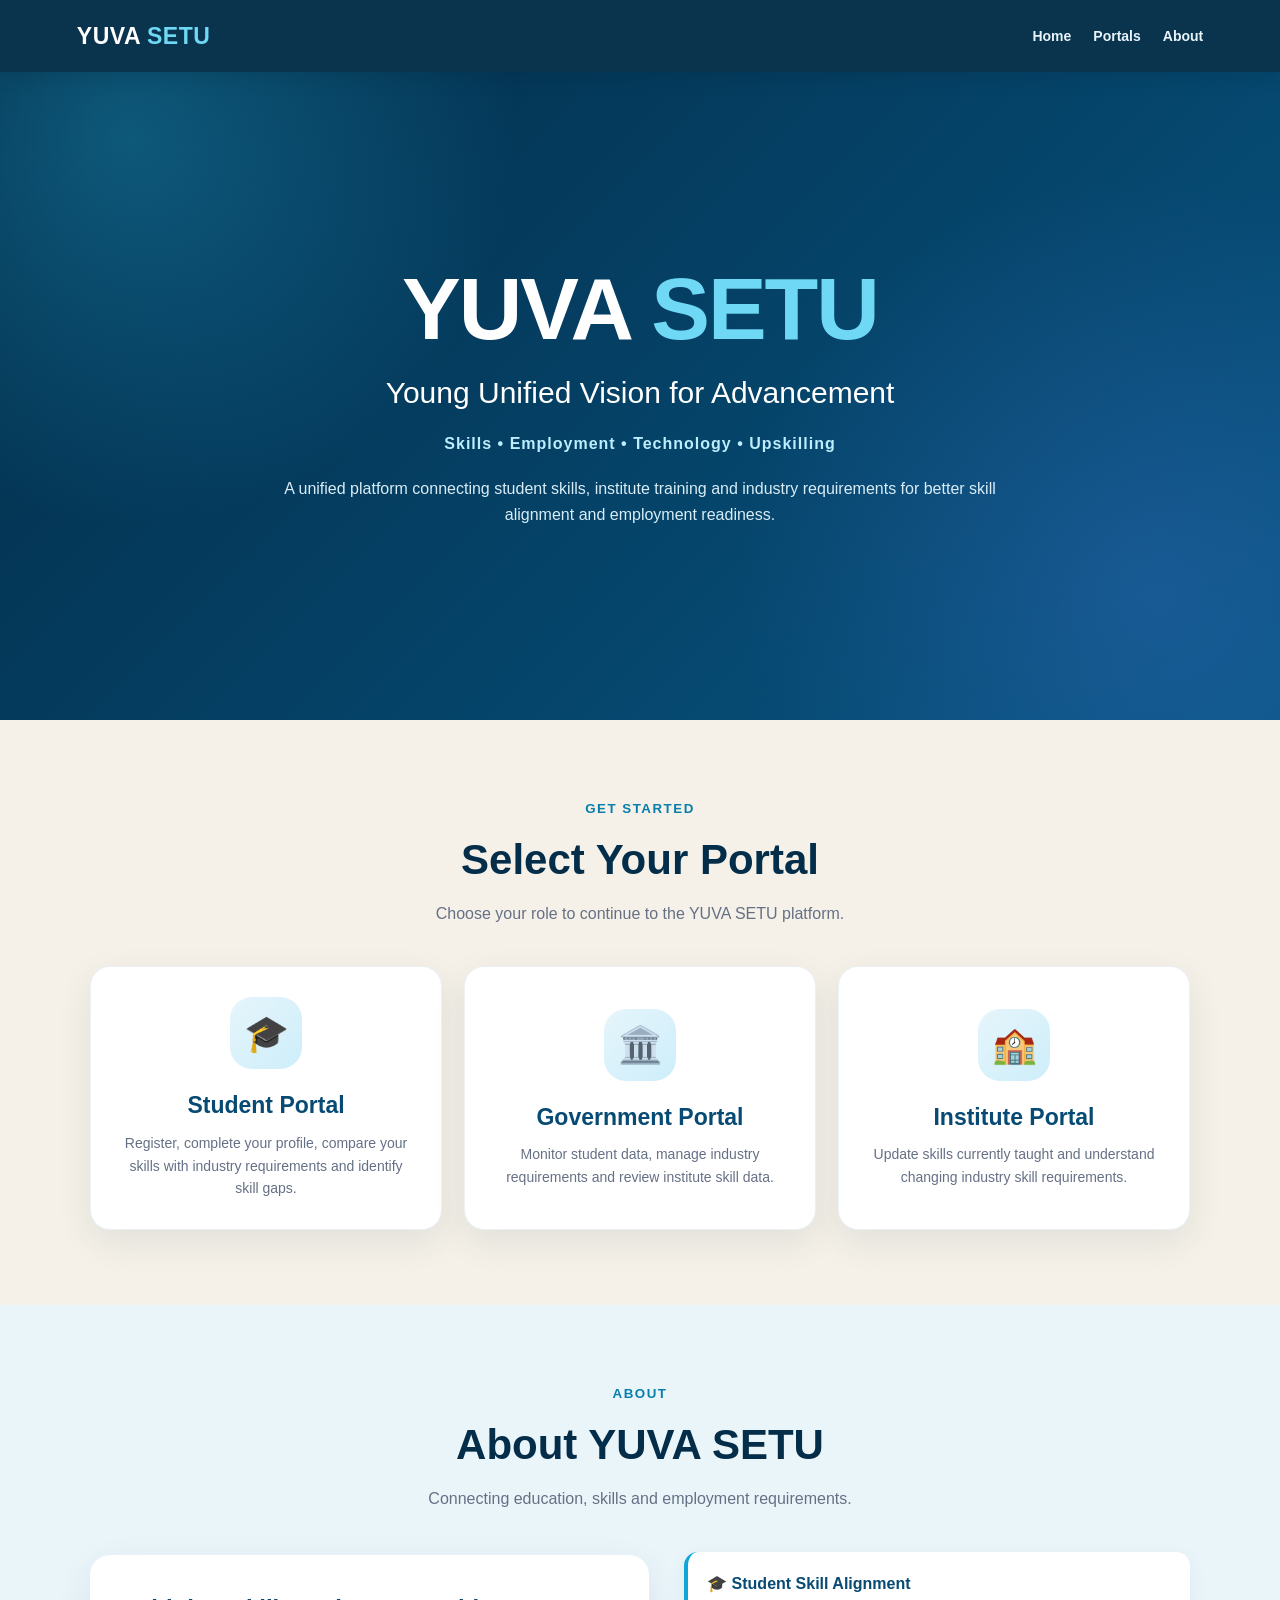
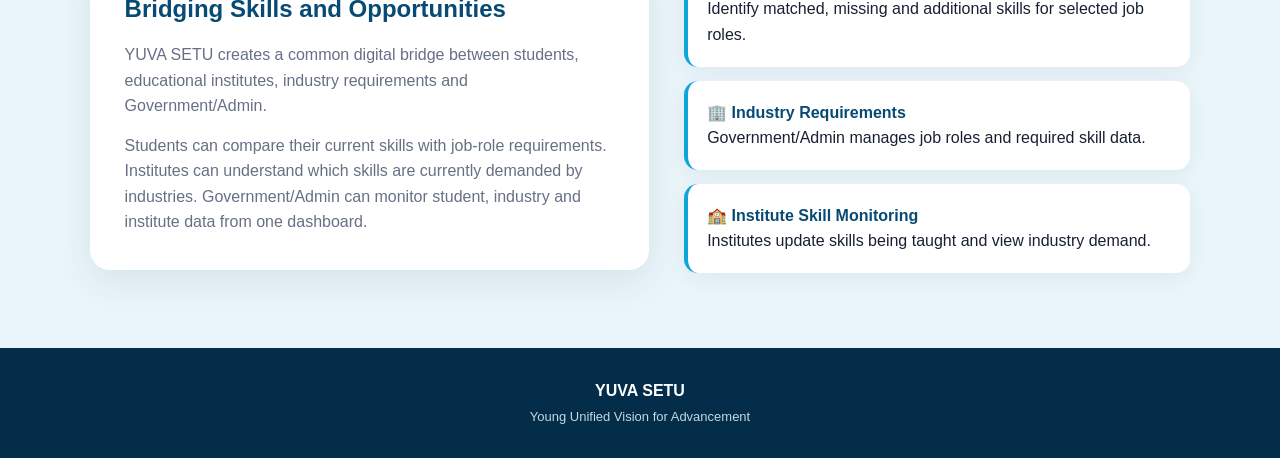
<file: index.html>
<!DOCTYPE html>

<html lang="en">

<head>

  <meta charset="UTF-8">

  <meta
    name="viewport"
    content="width=device-width, initial-scale=1.0"
  >

  <meta
    name="description"
    content="YUVA SETU - Skill alignment platform connecting Students, Government and Institutes."
  >

  <title>
    YUVA SETU
  </title>

  <link
    rel="stylesheet"
    href="css/style.css"
  >

</head>


<body>


<nav class="navbar">

  <a
    href="index.html"
    class="brand"
  >
    YUVA <span>SETU</span>
  </a>


  <div class="nav-links">

    <a href="#home">
      Home
    </a>

    <a href="#portals">
      Portals
    </a>

    <a href="#about">
      About
    </a>

  </div>

</nav>



<header
  class="hero"
  id="home"
>

  <div class="hero-inner">
    <h1>

      YUVA
      <span>SETU</span>

    </h1>


    <h2>

      Young Unified Vision
      for Advancement

    </h2>


    <p class="hero-tagline">

      Skills • Employment • Technology • Upskilling

    </p>


    <p class="hero-description">

      A unified platform connecting
      student skills, institute training
      and industry requirements for better
      skill alignment and employment readiness.

    </p>

  </div>

</header>



<section
  class="section"
  id="portals"
>

  <div class="section-heading">

    <small>
      GET STARTED
    </small>

    <h2>
      Select Your Portal
    </h2>

    <p>

      Choose your role to continue
      to the YUVA SETU platform.

    </p>

  </div>


  <div class="portal-grid">


    <a
      href="student.html"
      class="portal-card"
    >

      <div class="portal-icon">
        🎓
      </div>

      <h3>
        Student Portal
      </h3>

      <p>

        Register, complete your profile,
        compare your skills with industry
        requirements and identify skill gaps.

      </p>

    </a>



    <a
      href="government.html"
      class="portal-card"
    >

      <div class="portal-icon">
        🏛️
      </div>

      <h3>
        Government Portal
      </h3>

      <p>

        Monitor student data,
        manage industry requirements
        and review institute skill data.

      </p>

    </a>



    <a
      href="institute.html"
      class="portal-card"
    >

      <div class="portal-icon">
        🏫
      </div>

      <h3>
        Institute Portal
      </h3>

      <p>

        Update skills currently taught
        and understand changing
        industry skill requirements.

      </p>

    </a>


  </div>

</section>



<section
  class="section section-light"
  id="about"
>

  <div class="section-heading">

    <small>
      ABOUT
    </small>

    <h2>
      About YUVA SETU
    </h2>

    <p>

      Connecting education,
      skills and employment requirements.

    </p>

  </div>


  <div class="about-grid">


    <div class="about-copy">

      <h2>
        Bridging Skills and Opportunities
      </h2>


      <p>

        YUVA SETU creates a common
        digital bridge between students,
        educational institutes, industry
        requirements and Government/Admin.

      </p>


      <p>

        Students can compare their current
        skills with job-role requirements.
        Institutes can understand which
        skills are currently demanded by
        industries. Government/Admin can
        monitor student, industry and
        institute data from one dashboard.

      </p>

    </div>


    <div class="about-points">


      <div class="about-point">

        <strong>
          🎓 Student Skill Alignment
        </strong>

        <p>

          Identify matched,
          missing and additional skills
          for selected job roles.

        </p>

      </div>


      <div class="about-point">

        <strong>
          🏢 Industry Requirements
        </strong>

        <p>

          Government/Admin manages
          job roles and required skill data.

        </p>

      </div>


      <div class="about-point">

        <strong>
          🏫 Institute Skill Monitoring
        </strong>

        <p>

          Institutes update skills being
          taught and view industry demand.

        </p>

      </div>


    </div>

  </div>

</section>



<footer class="footer">

  <strong>
    YUVA SETU
  </strong>

  <p>
    Young Unified Vision for Advancement
  </p>
</footer>


</body>

</html>
</file>
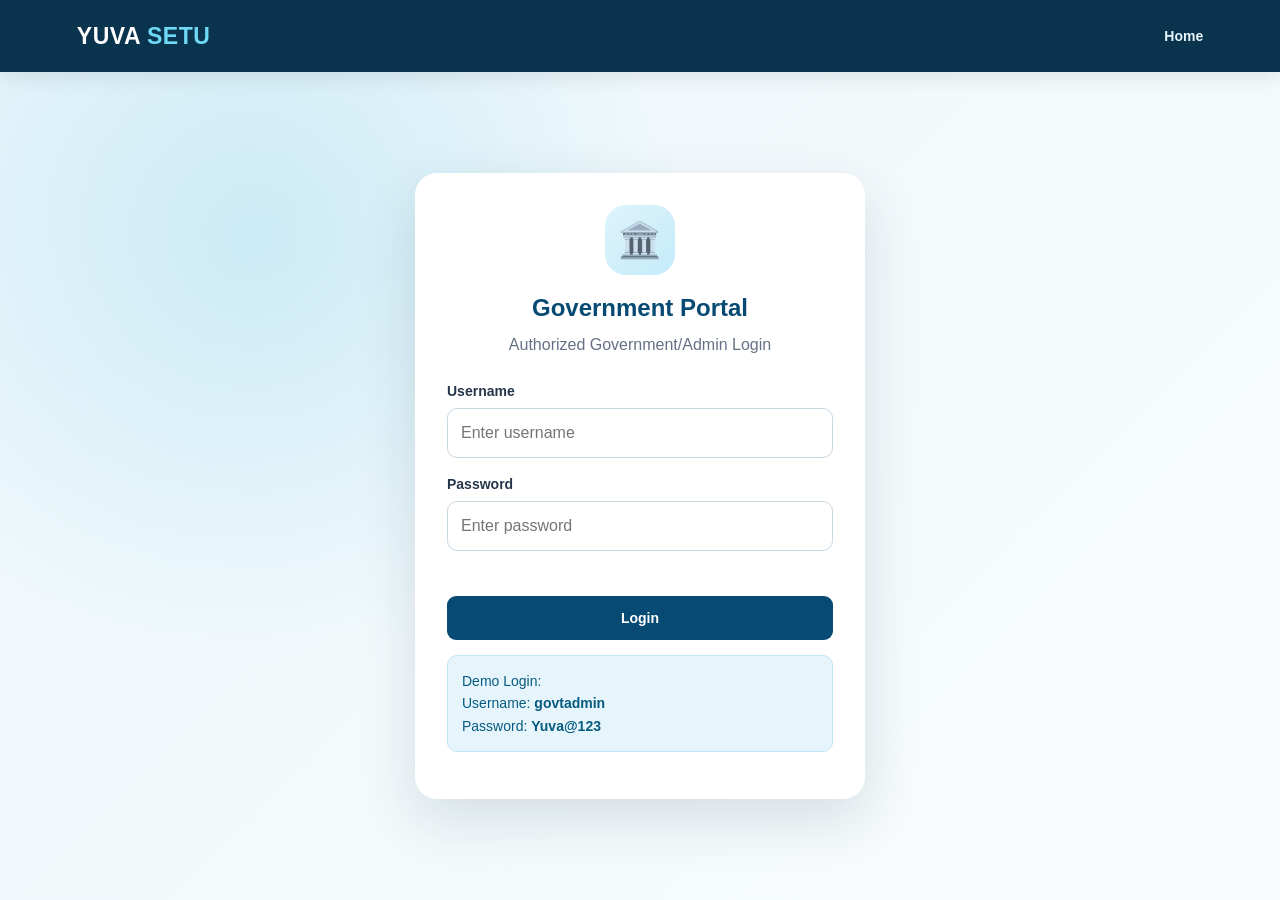
<file: government.html>
<!DOCTYPE html>

<html lang="en">

<head>

  <meta charset="UTF-8">

  <meta
    name="viewport"
    content="width=device-width, initial-scale=1.0"
  >

  <title>
    Government Portal | YUVA SETU
  </title>

  <link
    rel="stylesheet"
    href="css/style.css"
  >

</head>


<body>


<nav class="navbar">

  <a
    href="index.html"
    class="brand"
  >
    YUVA <span>SETU</span>
  </a>


  <div class="nav-links">

    <a href="index.html">
      Home
    </a>

  </div>

</nav>



<!-- ==================================================
     GOVERNMENT LOGIN
================================================== -->

<section
  id="governmentAuth"
  class="login-shell"
>

  <div class="login-card">


    <div class="login-symbol">
      🏛️
    </div>


    <h1>
      Government Portal
    </h1>


    <p class="login-subtitle">

      Authorized Government/Admin Login

    </p>


    <form id="governmentLoginForm">


      <div class="form-group">

        <label>
          Username
        </label>

        <input
          type="text"
          id="governmentUsername"
          placeholder="Enter username"
          required
        >

      </div>


      <div class="form-group">

        <label>
          Password
        </label>

        <input
          type="password"
          id="governmentPassword"
          placeholder="Enter password"
          required
        >

      </div>


      <p
        id="governmentLoginError"
        class="login-error"
      ></p>


      <button
        type="submit"
        class="btn btn-primary btn-block"
      >
        Login
      </button>


    </form>


    <div class="alert alert-info">

      Demo Login:<br>

      Username:
      <strong>
        govtadmin
      </strong>

      <br>

      Password:
      <strong>
        Yuva@123
      </strong>

    </div>


  </div>

</section>



<!-- ==================================================
     GOVERNMENT APP
================================================== -->

<div
  id="governmentApp"
  class="hidden"
>


  <div class="page-header">

    <h1>
      🏛️ Government / Admin Dashboard
    </h1>

    <p>

      Central monitoring and
      data management portal.

    </p>

  </div>


  <main class="container">


    <div class="dashboard-top">

      <p class="welcome-text">

        YUVA SETU Central Administration

      </p>


      <button
        type="button"
        id="governmentLogout"
        class="btn btn-danger"
      >
        Logout
      </button>

    </div>



    <!-- STATS -->

    <div
      id="governmentStats"
      class="stats-grid"
    ></div>



    <!-- TABS -->

    <div class="tabs">


      <button
        type="button"
        class="tab-btn active"
        data-target="governmentStudentPanel"
      >
        🎓 Student Data
      </button>


      <button
        type="button"
        class="tab-btn"
        data-target="governmentIndustryPanel"
      >
        🏢 Industry Data
      </button>


      <button
        type="button"
        class="tab-btn"
        data-target="governmentInstitutePanel"
      >
        🏫 Institute Data
      </button>


    </div>



    <!-- ==================================================
         STUDENT DATA
    ================================================== -->

    <section
      id="governmentStudentPanel"
      class="tab-panel active"
    >

      <div class="card">


        <div class="card-title">

          <h2>
            Student Data
          </h2>

          <p>

            Student profiles and
            skill-comparison results
            submitted through Student Portal.

          </p>

        </div>


        <div class="table-wrap">


          <table>


            <thead>

              <tr>

                <th>
                  Student
                </th>

                <th>
                  Course
                </th>

                <th>
                  Branch
                </th>

                <th>
                  University
                </th>

                <th>
                  Current Skills
                </th>

                <th>
                  Target Role
                </th>

                <th>
                  Match
                </th>

                <th>
                  Missing Skills
                </th>

                <th>
                  Additional Skills
                </th>

                <th>
                  Updated
                </th>

              </tr>

            </thead>


            <tbody
              id="governmentStudentTable"
            >
            </tbody>


          </table>


        </div>


      </div>

    </section>



    <!-- ==================================================
         INDUSTRY DATA
    ================================================== -->

    <section
      id="governmentIndustryPanel"
      class="tab-panel"
    >


      <!-- FORM -->

      <div class="card">


        <div class="card-title">

          <h2>
            Add / Update Industry Data
          </h2>

          <p>

            These job roles and skills
            will be used for Student
            Skill Comparison and
            Institute Industry Trends.

          </p>

        </div>


        <input
          type="hidden"
          id="industryEditId"
        >


        <div class="form-grid">


          <div class="form-group">

            <label>
              Company / Industry Name
            </label>

            <input
              id="industryCompany"
              placeholder="Company name"
            >

          </div>


          <div class="form-group">

            <label>
              Industry Sector
            </label>

            <input
              id="industrySector"
              placeholder="Automation / IT / Manufacturing..."
            >

          </div>


          <div class="form-group">

            <label>
              Related Branch
            </label>

            <select id="industryBranch">
            </select>

          </div>


          <div class="form-group">

            <label>
              Job Role
            </label>

            <input
              id="industryJobRole"
              placeholder="Example: Automation Engineer"
            >

          </div>


          <div class="form-group full">

            <label>
              Required Skills
            </label>

            <input
              id="industryRequiredSkills"
              placeholder="PLC, SCADA, Sensors, Python"
            >

          </div>


          <div class="form-group">

            <label>
              Number of Vacancies
            </label>

            <input
              type="number"
              id="industryVacancies"
              min="0"
              value="1"
            >

          </div>


          <div class="form-group">

            <label>
              Demand Level
            </label>

            <select id="industryDemand">

              <option value="High">
                High
              </option>

              <option value="Medium">
                Medium
              </option>

              <option value="Low">
                Low
              </option>

            </select>

          </div>


          <div class="form-group">

            <label>
              Status
            </label>

            <select id="industryStatus">

              <option value="Active">
                Active
              </option>

              <option value="Inactive">
                Inactive
              </option>

            </select>

          </div>


        </div>


        <div class="button-row">


          <button
            type="button"
            id="saveIndustryData"
            class="btn btn-primary"
          >
            Save Industry Data
          </button>


          <button
            type="button"
            id="clearIndustryForm"
            class="btn btn-secondary"
          >
            Clear Form
          </button>


        </div>


        <div id="industrySaveMessage">
        </div>


      </div>



      <!-- TABLE -->

      <div class="card">


        <div class="card-title">

          <h2>
            Industry Database
          </h2>

          <p>

            Government/Admin controlled
            industry requirement records.

          </p>

        </div>


        <div class="table-wrap">


          <table>


            <thead>

              <tr>

                <th>
                  Company
                </th>

                <th>
                  Sector
                </th>

                <th>
                  Branch
                </th>

                <th>
                  Job Role
                </th>

                <th>
                  Required Skills
                </th>

                <th>
                  Vacancies
                </th>

                <th>
                  Demand
                </th>

                <th>
                  Status
                </th>

                <th>
                  Action
                </th>

              </tr>

            </thead>


            <tbody
              id="governmentIndustryTable"
            >
            </tbody>


          </table>


        </div>


      </div>


    </section>



    <!-- ==================================================
         INSTITUTE DATA
    ================================================== -->

    <section
      id="governmentInstitutePanel"
      class="tab-panel"
    >


      <div class="card">


        <div class="card-title">

          <h2>
            Institute Data
          </h2>

          <p>

            Institute profiles and
            currently taught skill data.

          </p>

        </div>


        <div class="table-wrap">


          <table>


            <thead>

              <tr>

                <th>
                  Institute
                </th>

                <th>
                  Department
                </th>

                <th>
                  Branch
                </th>

                <th>
                  Course
                </th>

                <th>
                  Skills Taught
                </th>

                <th>
                  Training Programs
                </th>

                <th>
                  Labs
                </th>

                <th>
                  Updated
                </th>

              </tr>

            </thead>


            <tbody
              id="governmentInstituteTable"
            >
            </tbody>


          </table>


        </div>


      </div>


    </section>


  </main>


</div>



<script src="js/data.js"></script>

<script src="js/government.js"></script>


</body>

</html>
</file>
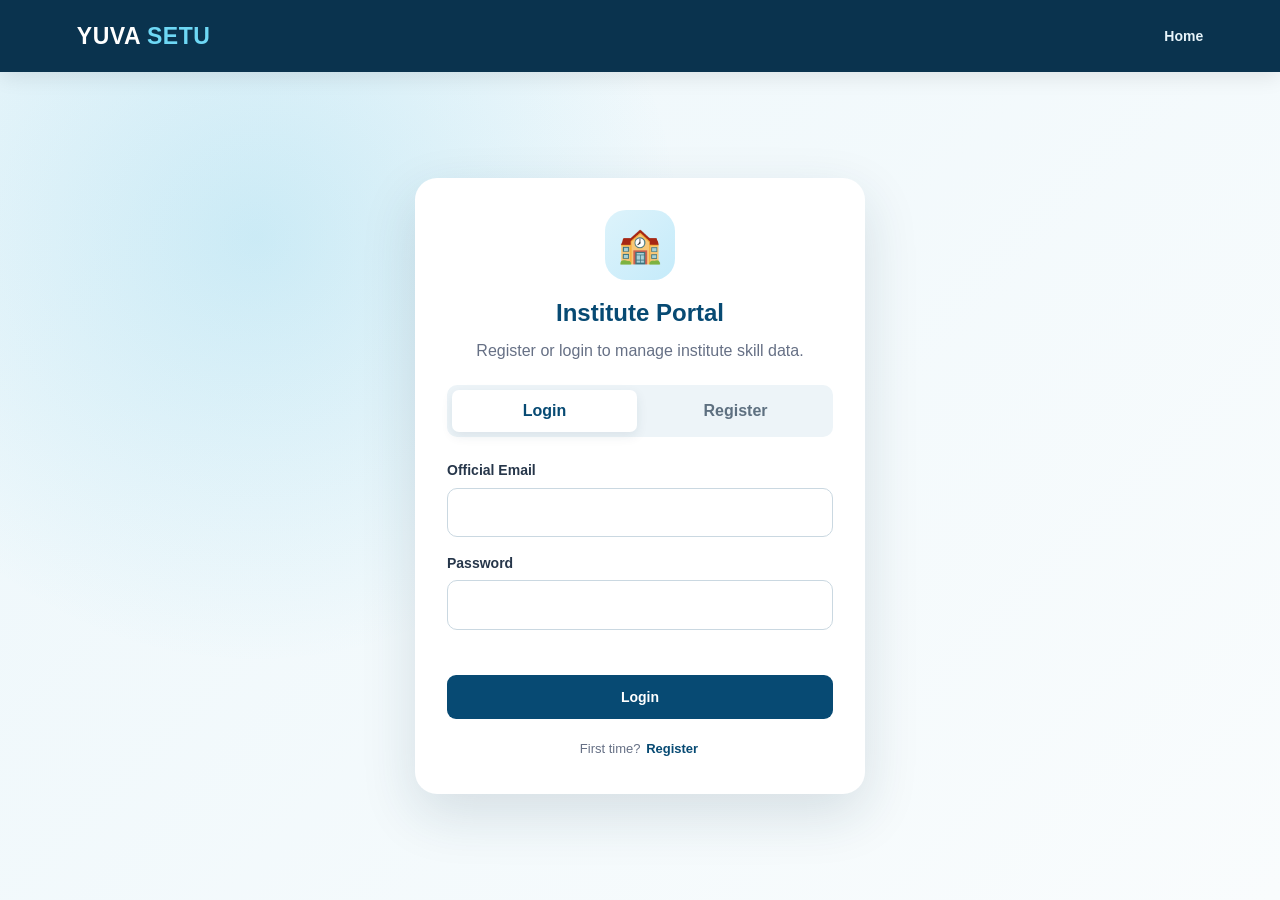
<file: institute.html>
<!DOCTYPE html>

<html lang="en">

<head>

  <meta charset="UTF-8">

  <meta
    name="viewport"
    content="width=device-width, initial-scale=1.0"
  >

  <title>
    Institute Portal | YUVA SETU
  </title>

  <link
    rel="stylesheet"
    href="css/style.css"
  >

</head>


<body>


<nav class="navbar">

  <a
    href="index.html"
    class="brand"
  >
    YUVA <span>SETU</span>
  </a>


  <div class="nav-links">

    <a href="index.html">
      Home
    </a>

  </div>

</nav>



<!-- ==================================================
     INSTITUTE AUTH
================================================== -->

<section
  id="instituteAuth"
  class="login-shell"
>

  <div class="login-card">


    <div class="login-symbol">
      🏫
    </div>


    <h1>
      Institute Portal
    </h1>


    <p class="login-subtitle">

      Register or login
      to manage institute skill data.

    </p>


    <div class="auth-switch">


      <button
        type="button"
        id="instituteLoginTab"
        class="auth-tab active"
      >
        Login
      </button>


      <button
        type="button"
        id="instituteRegisterTab"
        class="auth-tab"
      >
        Register
      </button>


    </div>



    <!-- LOGIN -->

    <form id="instituteLoginForm">


      <div class="form-group">

        <label>
          Official Email
        </label>

        <input
          type="email"
          id="instituteLoginEmail"
          required
        >

      </div>


      <div class="form-group">

        <label>
          Password
        </label>

        <input
          type="password"
          id="instituteLoginPassword"
          required
        >

      </div>


      <p
        id="instituteLoginError"
        class="login-error"
      ></p>


      <button
        type="submit"
        class="btn btn-primary btn-block"
      >
        Login
      </button>


      <p class="auth-message">

        First time?

        <button
          type="button"
          id="instituteOpenRegister"
          class="text-button"
        >
          Register
        </button>

      </p>


    </form>



    <!-- REGISTER -->

    <form
      id="instituteRegisterForm"
      class="hidden"
    >


      <div class="form-group">

        <label>
          Institute Name
        </label>

        <input
          type="text"
          id="instituteRegisterName"
          required
        >

      </div>


      <div class="form-group">

        <label>
          Official Email
        </label>

        <input
          type="email"
          id="instituteRegisterEmail"
          required
        >

      </div>


      <div class="form-group">

        <label>
          Password
        </label>

        <input
          type="password"
          id="instituteRegisterPassword"
          minlength="6"
          required
        >

      </div>


      <div class="form-group">

        <label>
          Confirm Password
        </label>

        <input
          type="password"
          id="instituteConfirmPassword"
          minlength="6"
          required
        >

      </div>


      <p
        id="instituteRegisterError"
        class="login-error"
      ></p>


      <button
        type="submit"
        class="btn btn-primary btn-block"
      >
        Create Institute Account
      </button>


      <p class="auth-message">

        Already registered?

        <button
          type="button"
          id="instituteOpenLogin"
          class="text-button"
        >
          Login
        </button>

      </p>


    </form>


  </div>

</section>



<!-- ==================================================
     INSTITUTE DASHBOARD
================================================== -->

<div
  id="instituteApp"
  class="hidden"
>


  <div class="page-header">

    <h1>
      🏫 Institute Dashboard
    </h1>

    <p>

      Update skills currently
      taught and monitor industry demand.

    </p>

  </div>


  <main class="container">


    <div class="dashboard-top">

      <p
        id="instituteWelcome"
        class="welcome-text"
      ></p>


      <button
        type="button"
        id="instituteLogout"
        class="btn btn-secondary"
      >
        Logout
      </button>

    </div>



    <!-- PROFILE -->

    <section class="card">


      <div class="card-title">

        <h2>
          Institute Profile
        </h2>

        <p>

          Saved information will
          appear in Government
          → Institute Data.

        </p>

      </div>


      <div class="form-grid">


        <div class="form-group">

          <label>
            Institute Name
          </label>

          <input
            id="instituteName"
            placeholder="Institute name"
          >

        </div>


        <div class="form-group">

          <label>
            Official Email
          </label>

          <input
            id="instituteEmail"
            readonly
          >

        </div>


        <div class="form-group">

          <label>
            Department
          </label>

          <input
            id="instituteDepartment"
            placeholder="Department name"
          >

        </div>


        <div class="form-group">

          <label>
            Branch
          </label>

          <select id="instituteBranch">
          </select>

        </div>


        <div class="form-group">

          <label>
            Course
          </label>

          <input
            id="instituteCourse"
            placeholder="Example: B.Tech"
          >

        </div>


        <div class="form-group full">

          <label>
            Skills Currently Taught
          </label>

          <input
            id="instituteSkills"
            placeholder="Example: PLC, IoT, Sensors, C"
          >

          <p class="help-text">

            Separate skills using commas.

          </p>

        </div>


        <div class="form-group full">

          <label>
            Training Programs
          </label>

          <textarea
            id="instituteTraining"
            placeholder="Workshops, practical sessions, certifications..."
          ></textarea>

        </div>


        <div class="form-group full">

          <label>
            Available Labs
          </label>

          <textarea
            id="instituteLabs"
            placeholder="Example: Embedded Lab, PLC Lab, IoT Lab"
          ></textarea>

        </div>


      </div>


      <div class="button-row">

        <button
          type="button"
          id="saveInstituteProfile"
          class="btn btn-primary"
        >
          Save / Update Institute Data
        </button>

      </div>


      <div id="instituteSaveMessage">
      </div>


    </section>



    <!-- INDUSTRY ROLES -->

    <section class="card">


      <div class="card-title">

        <h2>
          Industry Job Roles
        </h2>

        <p>

          Active job-role information
          for the selected branch.

        </p>

      </div>


      <div id="instituteJobRoles">

        <div class="alert alert-info">

          Select a branch first.

        </div>

      </div>


    </section>



    <!-- INDUSTRY SKILLS -->

    <section class="card">


      <div class="card-title">

        <h2>
          Industry Skill Demand
        </h2>

        <p>

          Compare current institute skills
          with Government-managed
          industry requirements.

        </p>

      </div>


      <div id="instituteTrends">

        <div class="alert alert-info">

          Select a branch first.

        </div>

      </div>


    </section>


  </main>


</div>



<script src="js/data.js"></script>

<script src="js/institute.js"></script>


</body>

</html>
</file>
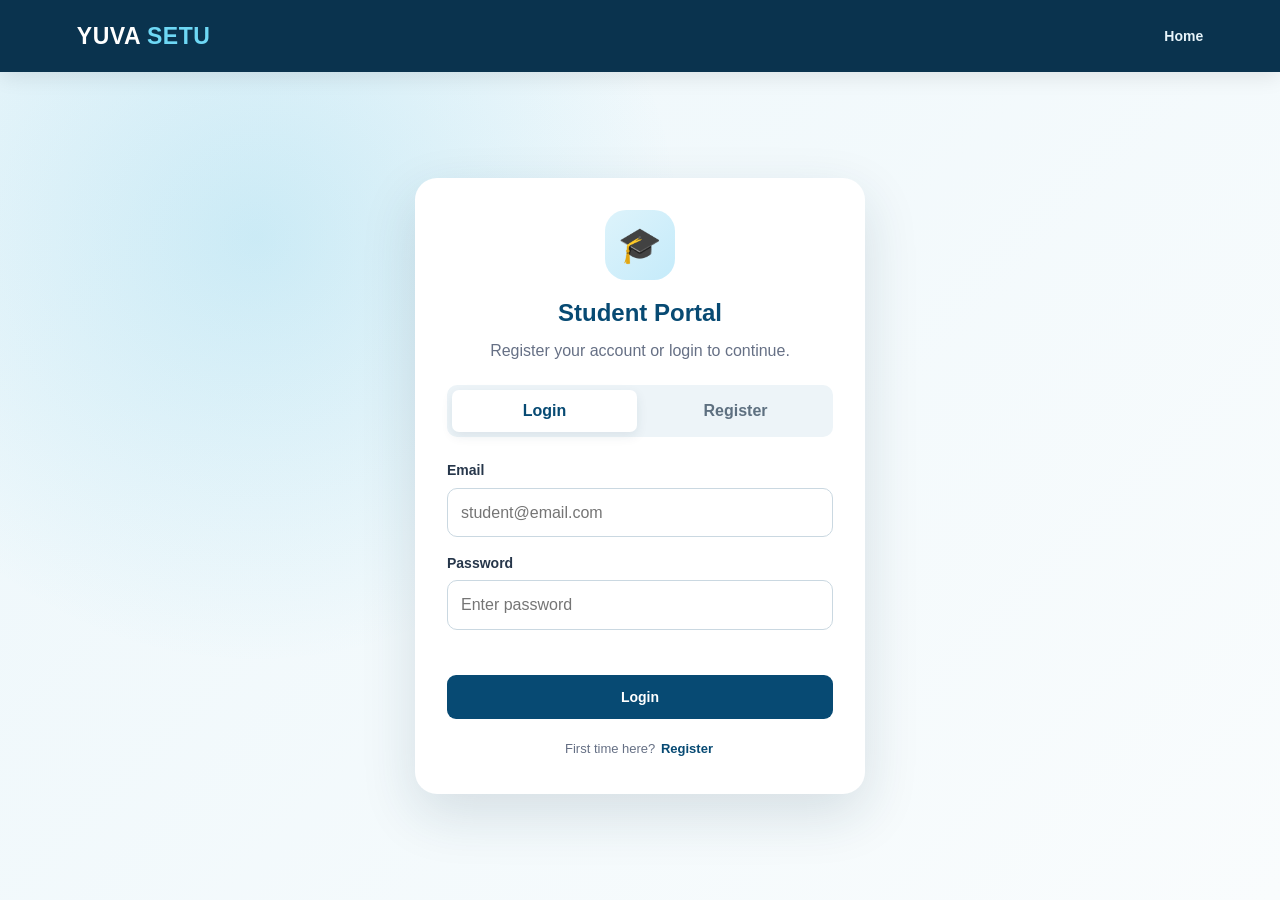
<file: student.html>
<!DOCTYPE html>

<html lang="en">

<head>

  <meta charset="UTF-8">

  <meta
    name="viewport"
    content="width=device-width, initial-scale=1.0"
  >

  <title>
    Student Portal | YUVA SETU
  </title>

  <link
    rel="stylesheet"
    href="css/style.css"
  >

</head>


<body>


<nav class="navbar">

  <a
    href="index.html"
    class="brand"
  >
    YUVA <span>SETU</span>
  </a>


  <div class="nav-links">

    <a href="index.html">
      Home
    </a>

  </div>

</nav>



<!-- ==================================================
     STUDENT AUTH
================================================== -->

<section
  id="studentAuth"
  class="login-shell"
>

  <div class="login-card">


    <div class="login-symbol">
      🎓
    </div>


    <h1>
      Student Portal
    </h1>


    <p class="login-subtitle">

      Register your account
      or login to continue.

    </p>


    <div class="auth-switch">


      <button
        type="button"
        id="studentLoginTab"
        class="auth-tab active"
      >
        Login
      </button>


      <button
        type="button"
        id="studentRegisterTab"
        class="auth-tab"
      >
        Register
      </button>


    </div>



    <!-- LOGIN -->

    <form id="studentLoginForm">


      <div class="form-group">

        <label>
          Email
        </label>

        <input
          type="email"
          id="studentLoginEmail"
          placeholder="student@email.com"
          required
        >

      </div>


      <div class="form-group">

        <label>
          Password
        </label>

        <input
          type="password"
          id="studentLoginPassword"
          placeholder="Enter password"
          required
        >

      </div>


      <p
        id="studentLoginError"
        class="login-error"
      ></p>


      <button
        type="submit"
        class="btn btn-primary btn-block"
      >
        Login
      </button>


      <p class="auth-message">

        First time here?

        <button
          type="button"
          id="studentOpenRegister"
          class="text-button"
        >
          Register
        </button>

      </p>


    </form>



    <!-- REGISTER -->

    <form
      id="studentRegisterForm"
      class="hidden"
    >


      <div class="form-group">

        <label>
          Full Name
        </label>

        <input
          type="text"
          id="studentRegisterName"
          placeholder="Enter full name"
          required
        >

      </div>


      <div class="form-group">

        <label>
          Email
        </label>

        <input
          type="email"
          id="studentRegisterEmail"
          placeholder="student@email.com"
          required
        >

      </div>


      <div class="form-group">

        <label>
          Password
        </label>

        <input
          type="password"
          id="studentRegisterPassword"
          placeholder="Minimum 6 characters"
          minlength="6"
          required
        >

      </div>


      <div class="form-group">

        <label>
          Confirm Password
        </label>

        <input
          type="password"
          id="studentConfirmPassword"
          placeholder="Enter password again"
          minlength="6"
          required
        >

      </div>


      <p
        id="studentRegisterError"
        class="login-error"
      ></p>


      <button
        type="submit"
        class="btn btn-primary btn-block"
      >
        Create Student Account
      </button>


      <p class="auth-message">

        Already registered?

        <button
          type="button"
          id="studentOpenLogin"
          class="text-button"
        >
          Login
        </button>

      </p>


    </form>


  </div>

</section>



<!-- ==================================================
     STUDENT DASHBOARD
================================================== -->

<div
  id="studentApp"
  class="hidden"
>


  <div class="page-header">

    <h1>
      🎓 Student Dashboard
    </h1>

    <p>

      Complete your profile
      and compare your skills
      with industry requirements.

    </p>

  </div>


  <main class="container">


    <div class="dashboard-top">

      <p
        id="studentWelcome"
        class="welcome-text"
      ></p>


      <button
        type="button"
        id="studentLogout"
        class="btn btn-secondary"
      >
        Logout
      </button>

    </div>



    <!-- PROFILE -->

    <section class="card">


      <div class="card-title">

        <h2>
          Complete Student Profile
        </h2>

        <p>

          Saved information will
          be visible in Government
          → Student Data.

        </p>

      </div>


      <div class="form-grid">


        <div class="form-group">

          <label>
            Student Name
          </label>

          <input
            id="studentName"
            type="text"
            placeholder="Full name"
          >

        </div>


        <div class="form-group">

          <label>
            Email
          </label>

          <input
            id="studentEmail"
            type="email"
            readonly
          >

        </div>


        <div class="form-group">

          <label>
            Course
          </label>

          <input
            id="studentCourse"
            placeholder="Example: B.Tech"
          >

        </div>


        <div class="form-group">

          <label>
            Branch
          </label>

          <select id="studentBranch">
          </select>

        </div>


        <div class="form-group">

          <label>
            University / Institute
          </label>

          <input
            id="studentUniversity"
            placeholder="University name"
          >

        </div>


        <div class="form-group">

          <label>
            Year
          </label>

          <select id="studentYear">

            <option value="">
              -- Select Year --
            </option>

            <option>
              1st Year
            </option>

            <option>
              2nd Year
            </option>

            <option>
              3rd Year
            </option>

            <option>
              4th Year
            </option>

          </select>

        </div>


        <div class="form-group full">

          <label>
            Current Skills
          </label>

          <input
            id="studentSkills"
            placeholder="Example: PLC, Sensors, IoT, C"
          >

          <p class="help-text">

            Separate multiple skills
            using commas.

          </p>

        </div>


      </div>


      <div class="button-row">

        <button
          type="button"
          id="saveStudentProfile"
          class="btn btn-primary"
        >
          Save Profile
        </button>

      </div>


      <div
        id="studentSaveMessage"
      ></div>


    </section>



    <!-- SKILL COMPARISON -->

    <section class="card">


      <div class="card-title">

        <h2>
          Industry Skill Comparison
        </h2>

        <p>

          Job roles and required skills
          are read from Government
          → Industry Data.

        </p>

      </div>


      <div class="form-grid">


        <div class="form-group">

          <label>
            Target Job Role
          </label>

          <select id="studentTargetRole">

            <option value="">
              -- Select Job Role --
            </option>

          </select>

        </div>


      </div>


      <div class="button-row">

        <button
          type="button"
          id="compareStudentSkills"
          class="btn btn-primary"
        >
          Compare Skills
        </button>

      </div>


      <div
        id="studentResult"
        class="hidden"
      ></div>


    </section>


  </main>


</div>



<script src="js/data.js"></script>

<script src="js/student.js"></script>


</body>

</html>
</file>
<file: css/style.css>
/* =====================================================
   YUVA SETU
   RESPONSIVE DESIGN
===================================================== */

:root {

  --primary: #074a73;

  --primary-dark: #032d49;

  --primary-light: #e7f5fb;

  --secondary: #0ea5d8;

  --secondary-light: #6ed8f5;

  --background: #f5f1e8;

  --white: #ffffff;

  --text: #172033;

  --muted: #667085;

  --border: #d9e4eb;

  --success: #128447;

  --success-light: #e5f7ed;

  --danger: #b93636;

  --danger-light: #fdeaea;

  --warning: #b9700d;

  --warning-light: #fff3dc;

  --shadow:
    0 12px 35px
    rgba(21, 55, 80, 0.09);

  --shadow-big:
    0 20px 55px
    rgba(21, 55, 80, 0.14);

  --radius: 18px;

}


/* =====================================================
   RESET
===================================================== */

* {

  margin: 0;

  padding: 0;

  box-sizing: border-box;

}


html {

  scroll-behavior: smooth;

}


body {

  font-family:
    "Segoe UI",
    Arial,
    Helvetica,
    sans-serif;

  background:
    var(--background);

  color:
    var(--text);

  line-height: 1.6;

}


button,
input,
select,
textarea {

  font: inherit;

}


button {

  cursor: pointer;

}


a {

  color: inherit;

}


/* =====================================================
   NAVBAR
===================================================== */

.navbar {

  min-height: 72px;

  padding:
    14px 6%;

  display: flex;

  align-items: center;

  justify-content:
    space-between;

  gap: 20px;

  position: sticky;

  top: 0;

  z-index: 1000;

  color: white;

  background:
    rgba(
      3,
      45,
      73,
      0.97
    );

  backdrop-filter:
    blur(12px);

  box-shadow:
    0 5px 20px
    rgba(
      0,
      0,
      0,
      0.09
    );

}


.brand {

  font-size: 23px;

  font-weight: 800;

  letter-spacing: 0.5px;

  text-decoration: none;

  white-space: nowrap;

}


.brand span {

  color:
    var(--secondary-light);

}


.nav-links {

  display: flex;

  align-items: center;

  gap: 22px;

  flex-wrap: wrap;

}


.nav-links a {

  text-decoration: none;

  font-size: 14px;

  font-weight: 600;

  color:
    #e7f4fa;

}


.nav-links a:hover {

  color:
    var(--secondary-light);

}


/* =====================================================
   HERO
===================================================== */

.hero {

  min-height:
    72vh;

  padding:
    75px 7%;

  display: flex;

  align-items: center;

  justify-content: center;

  text-align: center;

  color: white;

  background:

    radial-gradient(
      circle at 10% 10%,
      rgba(
        41,
        190,
        235,
        0.28
      ),
      transparent 30%
    ),

    radial-gradient(
      circle at 90% 80%,
      rgba(
        78,
        121,
        225,
        0.25
      ),
      transparent 33%
    ),

    linear-gradient(
      135deg,
      #032d49,
      #075582
    );

}


.hero-inner {

  max-width:
    900px;

}


.hero-badge {

  display:
    inline-block;

  margin-bottom:
    20px;

  padding:
    8px 17px;

  border:
    1px solid
    rgba(
      255,
      255,
      255,
      0.25
    );

  border-radius:
    50px;

  background:
    rgba(
      255,
      255,
      255,
      0.1
    );

  font-size:
    13px;

}


.hero h1 {

  font-size:
    clamp(
      48px,
      9vw,
      88px
    );

  line-height:
    1;

  letter-spacing:
    -2px;

}


.hero h1 span {

  color:
    var(--secondary-light);

}


.hero h2 {

  margin-top:
    16px;

  font-size:
    clamp(
      20px,
      3vw,
      30px
    );

  font-weight:
    500;

}


.hero-tagline {

  margin-top:
    14px;

  font-weight:
    700;

  letter-spacing:
    1px;

  color:
    #bceeff;

}


.hero-description {

  max-width:
    740px;

  margin:
    20px auto 0;

  color:
    #d9edf7;

}


/* =====================================================
   SECTION
===================================================== */

.section {

  padding:
    75px 7%;

}


.section-light {

  background:
    #eaf5fa;

}


.section-heading {

  max-width:
    760px;

  margin:
    0 auto 40px;

  text-align:
    center;

}


.section-heading small {

  color:
    #087eac;

  font-weight:
    800;

  letter-spacing:
    1.5px;

}


.section-heading h2 {

  margin-top:
    5px;

  color:
    var(--primary-dark);

  font-size:
    clamp(
      28px,
      4vw,
      42px
    );

}


.section-heading p {

  margin-top:
    8px;

  color:
    var(--muted);

}


/* =====================================================
   PORTAL CARDS
===================================================== */

.portal-grid {

  max-width:
    1100px;

  margin: auto;

  display: grid;

  grid-template-columns:
    repeat(
      3,
      minmax(
        0,
        1fr
      )
    );

  gap:
    22px;

}


.portal-card {

  min-height:
    250px;

  padding:
    30px;

  display: flex;

  flex-direction:
    column;

  align-items:
    center;

  justify-content:
    center;

  text-align:
    center;

  text-decoration:
    none;

  background:
    white;

  border:
    1px solid
    rgba(
      7,
      74,
      115,
      0.08
    );

  border-radius:
    20px;

  box-shadow:
    var(--shadow);

  transition:
    transform 0.25s,
    box-shadow 0.25s,
    border 0.25s;

}


.portal-card:hover {

  transform:
    translateY(-8px);

  box-shadow:
    var(--shadow-big);

  border-color:
    rgba(
      14,
      165,
      216,
      0.45
    );

}


.portal-icon {

  width:
    72px;

  height:
    72px;

  display:
    flex;

  align-items:
    center;

  justify-content:
    center;

  margin-bottom:
    18px;

  border-radius:
    22px;

  background:
    linear-gradient(
      135deg,
      #e6f5fb,
      #cdeefa
    );

  font-size:
    36px;

}


.portal-card h3 {

  font-size:
    23px;

  color:
    var(--primary);

}


.portal-card p {

  margin-top:
    8px;

  color:
    var(--muted);

  font-size:
    14px;

}


/* =====================================================
   ABOUT
===================================================== */

.about-grid {

  max-width:
    1150px;

  margin: auto;

  display: grid;

  grid-template-columns:
    1.05fr 0.95fr;

  align-items:
    center;

  gap:
    35px;

}


.about-copy {

  padding:
    35px;

  background:
    white;

  border-radius:
    20px;

  box-shadow:
    var(--shadow);

}


.about-copy h2 {

  color:
    var(--primary);

}


.about-copy p {

  margin-top:
    14px;

  color:
    var(--muted);

}


.about-points {

  display: grid;

  gap:
    14px;

}


.about-point {

  padding:
    19px;

  background:
    white;

  border-radius:
    14px;

  border-left:
    4px solid
    var(--secondary);

  box-shadow:
    0 6px 20px
    rgba(
      20,
      55,
      80,
      0.06
    );

}


.about-point strong {

  color:
    var(--primary);

}


/* =====================================================
   PAGE HEADER
===================================================== */

.page-header {

  padding:
    45px 7%;

  text-align:
    center;

  background:

    radial-gradient(
      circle at top left,
      rgba(
        14,
        165,
        216,
        0.15
      ),
      transparent 40%
    ),

    linear-gradient(
      135deg,
      #eaf6fb,
      #f9fcfd
    );

  border-bottom:
    1px solid
    var(--border);

}


.page-header h1 {

  color:
    var(--primary-dark);

  font-size:
    clamp(
      30px,
      5vw,
      45px
    );

}


.page-header p {

  margin-top:
    7px;

  color:
    var(--muted);

}


/* =====================================================
   CONTAINER
===================================================== */

.container {

  width:
    min(
      92%,
      1200px
    );

  margin:
    35px auto 60px;

}


.card {

  padding:
    27px;

  margin-bottom:
    24px;

  background:
    white;

  border:
    1px solid
    rgba(
      7,
      74,
      115,
      0.08
    );

  border-radius:
    var(--radius);

  box-shadow:
    var(--shadow);

}


.card-title {

  margin-bottom:
    20px;

}


.card-title h2 {

  color:
    var(--primary);

}


.card-title p {

  margin-top:
    4px;

  color:
    var(--muted);

}


/* =====================================================
   FORMS
===================================================== */

.form-grid {

  display: grid;

  grid-template-columns:
    repeat(
      2,
      minmax(
        0,
        1fr
      )
    );

  gap:
    17px;

}


.form-group {

  min-width: 0;

  margin-bottom:
    15px;

}


.form-group.full {

  grid-column:
    1 / -1;

}


label {

  display: block;

  margin-bottom:
    6px;

  color:
    #26364a;

  font-size:
    14px;

  font-weight:
    700;

}


input,
select,
textarea {

  width:
    100%;

  min-height:
    46px;

  padding:
    11px 13px;

  border:
    1px solid
    #cad8e1;

  border-radius:
    10px;

  background:
    white;

  color:
    var(--text);

  outline:
    none;

  transition:
    0.2s;

}


textarea {

  min-height:
    105px;

  resize:
    vertical;

}


input:focus,
select:focus,
textarea:focus {

  border-color:
    var(--secondary);

  box-shadow:
    0 0 0 4px
    rgba(
      14,
      165,
      216,
      0.12
    );

}


input[readonly] {

  background:
    #f1f5f8;

  color:
    #667085;

}


.help-text {

  margin-top:
    5px;

  color:
    var(--muted);

  font-size:
    12px;

}


/* =====================================================
   BUTTONS
===================================================== */

.btn {

  min-height:
    44px;

  padding:
    10px 18px;

  display:
    inline-flex;

  align-items:
    center;

  justify-content:
    center;

  gap:
    7px;

  border:
    none;

  border-radius:
    9px;

  font-size:
    14px;

  font-weight:
    700;

  text-decoration:
    none;

  transition:
    0.2s;

}


.btn:hover {

  transform:
    translateY(-1px);

}


.btn-primary {

  color:
    white;

  background:
    var(--primary);

}


.btn-primary:hover {

  background:
    #075d8b;

}


.btn-secondary {

  color:
    var(--primary);

  background:
    #e8f2f7;

}


.btn-success {

  color:
    white;

  background:
    var(--success);

}


.btn-danger {

  color:
    white;

  background:
    var(--danger);

}


.btn-block {

  width:
    100%;

}


.button-row {

  display: flex;

  align-items:
    center;

  gap:
    10px;

  flex-wrap:
    wrap;

  margin-top:
    20px;

}


/* =====================================================
   LOGIN / REGISTER
===================================================== */

.login-shell {

  min-height:
    calc(
      100vh - 72px
    );

  padding:
    40px 20px;

  display:
    flex;

  align-items:
    center;

  justify-content:
    center;

  background:

    radial-gradient(
      circle at 20% 20%,
      rgba(
        14,
        165,
        216,
        0.16
      ),
      transparent 35%
    ),

    linear-gradient(
      135deg,
      #edf7fb,
      #f9fcfd
    );

}


.login-card {

  width:
    min(
      100%,
      450px
    );

  padding:
    32px;

  background:
    white;

  border-radius:
    22px;

  box-shadow:
    var(--shadow-big);

}


.login-symbol {

  width:
    70px;

  height:
    70px;

  margin:
    0 auto 14px;

  display:
    flex;

  align-items:
    center;

  justify-content:
    center;

  border-radius:
    21px;

  background:
    linear-gradient(
      135deg,
      #ddf3fb,
      #c5ebfa
    );

  font-size:
    35px;

}


.login-card h1 {

  color:
    var(--primary);

  text-align:
    center;

}


.login-subtitle {

  margin:
    5px 0 22px;

  text-align:
    center;

  color:
    var(--muted);

}


.auth-switch {

  margin-bottom:
    22px;

  padding:
    5px;

  display:
    grid;

  grid-template-columns:
    1fr 1fr;

  gap:
    6px;

  background:
    #edf4f8;

  border-radius:
    10px;

}


.auth-tab {

  min-height:
    42px;

  border:
    none;

  border-radius:
    7px;

  background:
    transparent;

  color:
    #5e7080;

  font-weight:
    700;

}


.auth-tab.active {

  background:
    white;

  color:
    var(--primary);

  box-shadow:
    0 4px 12px
    rgba(
      20,
      55,
      80,
      0.09
    );

}


.auth-message {

  margin-top:
    18px;

  text-align:
    center;

  color:
    var(--muted);

  font-size:
    13px;

}


.text-button {

  padding:
    2px;

  border:
    none;

  background:
    transparent;

  color:
    var(--primary);

  font-weight:
    700;

}


.text-button:hover {

  text-decoration:
    underline;

}


.login-error {

  min-height:
    20px;

  margin:
    5px 0 10px;

  color:
    var(--danger);

  font-size:
    13px;

  font-weight:
    600;

}


/* =====================================================
   DASHBOARD TOP
===================================================== */

.dashboard-top {

  display: flex;

  align-items:
    center;

  justify-content:
    space-between;

  gap:
    15px;

  flex-wrap:
    wrap;

  margin-bottom:
    22px;

}


.welcome-text {

  color:
    var(--muted);

}


/* =====================================================
   STATS
===================================================== */

.stats-grid {

  display: grid;

  grid-template-columns:
    repeat(
      4,
      minmax(
        0,
        1fr
      )
    );

  gap:
    15px;

  margin-bottom:
    25px;

}


.stat-card {

  padding:
    21px;

  border-radius:
    15px;

  color:
    white;

  background:
    linear-gradient(
      135deg,
      #064873,
      #087eac
    );

  box-shadow:
    0 10px 25px
    rgba(
      7,
      74,
      115,
      0.18
    );

}


.stat-card h2 {

  color:
    #a8ebff;

  font-size:
    clamp(
      27px,
      4vw,
      35px
    );

}


.stat-card p {

  color:
    #e3f3f9;

  font-size:
    13px;

}


/* =====================================================
   TABS
===================================================== */

.tabs {

  display: flex;

  gap:
    10px;

  flex-wrap:
    wrap;

  margin-bottom:
    22px;

}


.tab-btn {

  padding:
    11px 18px;

  border:
    none;

  border-radius:
    9px;

  background:
    #e7f1f6;

  color:
    var(--primary);

  font-weight:
    700;

}


.tab-btn.active {

  color:
    white;

  background:
    var(--primary);

}


.tab-panel {

  display:
    none;

}


.tab-panel.active {

  display:
    block;

}


/* =====================================================
   TABLE
===================================================== */

.table-wrap {

  width:
    100%;

  margin-top:
    15px;

  overflow-x:
    auto;

  border:
    1px solid
    var(--border);

  border-radius:
    12px;

}


table {

  width:
    100%;

  min-width:
    900px;

  border-collapse:
    collapse;

  background:
    white;

}


th,
td {

  padding:
    12px 13px;

  text-align:
    left;

  vertical-align:
    top;

  border-bottom:
    1px solid
    var(--border);

  font-size:
    13px;

}


th {

  color:
    var(--primary-dark);

  background:
    #edf7fb;

  white-space:
    nowrap;

}


tbody tr:hover {

  background:
    #f9fcfd;

}


/* =====================================================
   SKILLS
===================================================== */

.skill-wrap {

  display:
    flex;

  gap:
    7px;

  flex-wrap:
    wrap;

  margin-top:
    8px;

}


.skill-chip {

  display:
    inline-flex;

  align-items:
    center;

  padding:
    5px 10px;

  border-radius:
    50px;

  color:
    #075b82;

  background:
    #e5f3f9;

  font-size:
    12px;

  font-weight:
    700;

}


.skill-chip.match {

  color:
    #176b3b;

  background:
    var(--success-light);

}


.skill-chip.missing {

  color:
    #973333;

  background:
    var(--danger-light);

}


.skill-chip.extra {

  color:
    #81550f;

  background:
    var(--warning-light);

}


/* =====================================================
   ALERTS
===================================================== */

.alert {

  margin:
    15px 0;

  padding:
    14px;

  border-radius:
    10px;

  font-size:
    14px;

}


.alert-info {

  color:
    #075a80;

  background:
    #e5f5fb;

  border:
    1px solid
    #bfe6f5;

}


.alert-success {

  color:
    #17663a;

  background:
    var(--success-light);

  border:
    1px solid
    #bbe4cb;

}


.alert-warning {

  color:
    #81560e;

  background:
    var(--warning-light);

  border:
    1px solid
    #efd299;

}


.match-score {

  margin-top:
    25px;

  color:
    var(--primary);

  font-size:
    clamp(
      42px,
      8vw,
      62px
    );

  font-weight:
    800;

  line-height:
    1;

}


/* =====================================================
   TREND CARDS
===================================================== */

.trend-grid {

  display:
    grid;

  grid-template-columns:
    repeat(
      auto-fit,
      minmax(
        210px,
        1fr
      )
    );

  gap:
    15px;

  margin-top:
    18px;

}


.trend-card {

  padding:
    18px;

  border:
    1px solid
    #d8e9f0;

  border-radius:
    14px;

  background:
    #f6fbfd;

}


.trend-card h3 {

  color:
    var(--primary);

}


.trend-card p {

  margin-top:
    5px;

  color:
    var(--muted);

  font-size:
    13px;

}


/* =====================================================
   JOB ROLE CARD
===================================================== */

.role-list {

  display:
    grid;

  grid-template-columns:
    repeat(
      auto-fit,
      minmax(
        240px,
        1fr
      )
    );

  gap:
    14px;

  margin-top:
    18px;

}


.role-card {

  padding:
    17px;

  border-radius:
    14px;

  border:
    1px solid
    #dbe9ef;

  background:
    white;

}


.role-card h3 {

  color:
    var(--primary);

}


/* =====================================================
   FOOTER
===================================================== */

.footer {

  padding:
    30px 7%;

  text-align:
    center;

  color:
    #c3d9e4;

  background:
    var(--primary-dark);

}


.footer strong {

  color:
    white;

}


.footer p {

  margin-top:
    4px;

  font-size:
    13px;

}


/* =====================================================
   UTILITIES
===================================================== */

.hidden {

  display:
    none !important;

}


.small-muted {

  color:
    var(--muted);

  font-size:
    12px;

}


/* =====================================================
   RESPONSIVE
===================================================== */

@media (
  max-width: 950px
) {

  .portal-grid {

    grid-template-columns:
      repeat(
        2,
        minmax(
          0,
          1fr
        )
      );

  }


  .portal-card:last-child {

    grid-column:
      1 / -1;

    width:
      min(
        100%,
        520px
      );

    justify-self:
      center;

  }


  .about-grid {

    grid-template-columns:
      1fr;

  }


  .stats-grid {

    grid-template-columns:
      repeat(
        2,
        minmax(
          0,
          1fr
        )
      );

  }

}



@media (
  max-width: 700px
) {

  .navbar {

    align-items:
      flex-start;

    flex-direction:
      column;

    gap:
      8px;

  }


  .nav-links {

    width:
      100%;

    gap:
      15px;

  }


  .hero {

    min-height:
      62vh;

    padding:
      55px 6%;

  }


  .section {

    padding:
      55px 5%;

  }


  .portal-grid {

    grid-template-columns:
      1fr;

  }


  .portal-card:last-child {

    grid-column:
      auto;

  }


  .portal-card {

    min-height:
      210px;

  }


  .form-grid {

    grid-template-columns:
      1fr;

  }


  .form-group.full {

    grid-column:
      auto;

  }


  .tabs {

    display:
      grid;

    grid-template-columns:
      1fr;

  }


  .tab-btn {

    width:
      100%;

  }

}



@media (
  max-width: 450px
) {

  .stats-grid {

    grid-template-columns:
      1fr;

  }


  .login-card {

    padding:
      25px 19px;

  }


  .button-row {

    flex-direction:
      column;

    align-items:
      stretch;

  }


  .button-row .btn {

    width:
      100%;

  }


  .hero h1 {

    letter-spacing:
      -1px;

  }

}
</file>
